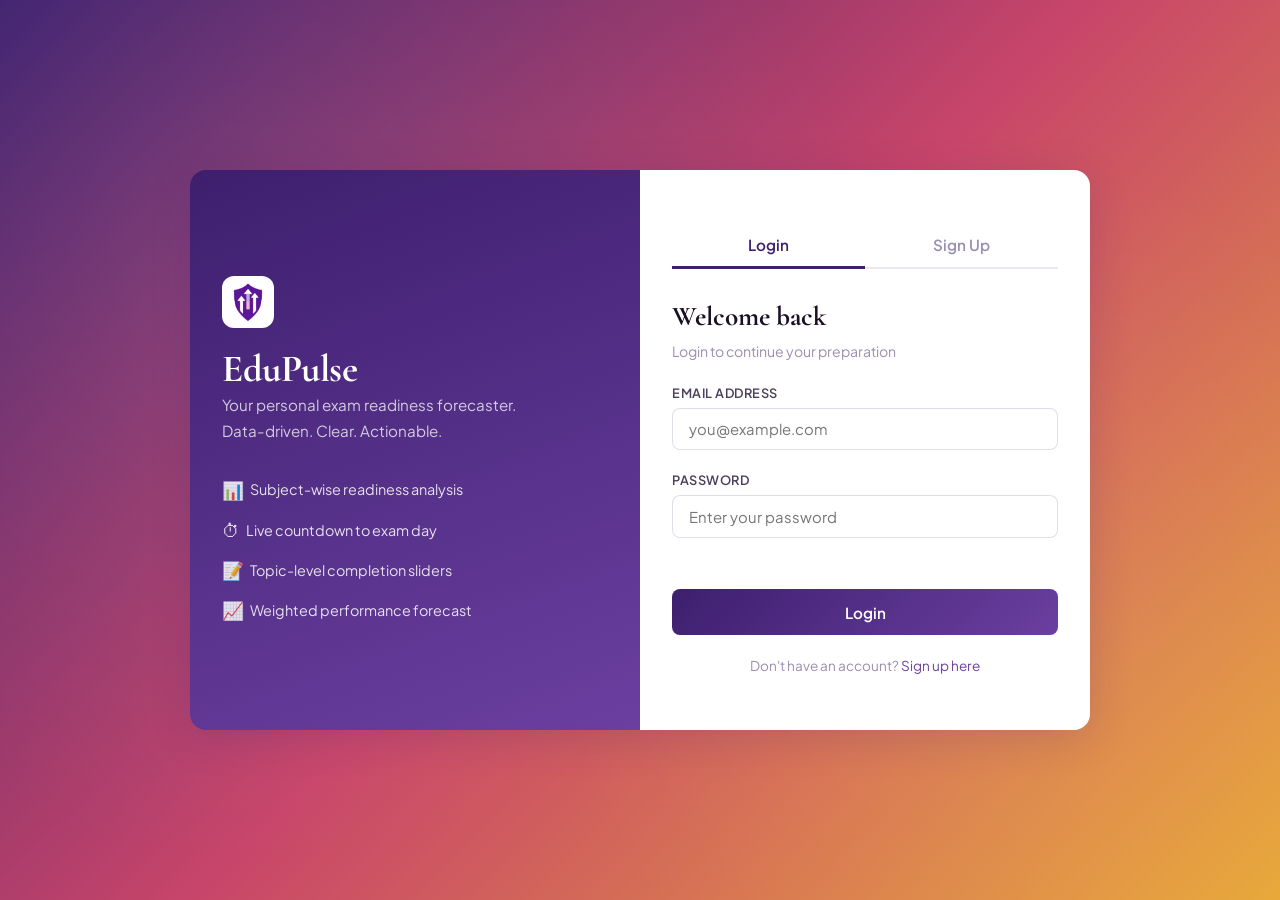
<file: erpf3/index.html>
<!DOCTYPE html>
<!-- CO1: HTML Document Structure -->
<html lang="en">
<head>
  <!-- CO1: Meta tags, charset, viewport -->
  <!-- CO5: Meta tags for SEO-friendly page -->
  <meta charset="UTF-8" />
  <meta name="viewport" content="width=device-width, initial-scale=1.0" />
  <meta name="description" content="EduPulse — Track your exam readiness with smart subject analysis" />
  <meta name="keywords" content="exam readiness, study tracker, student tool" />
  <meta name="author" content="Rasagnya Machanavajhala" />

  <title>EduPulse – Exam Readiness Forecaster</title>

  <!-- CO1: Linking external stylesheet -->
  <link rel="stylesheet" href="style.css" />

  <!-- CO1: Google Fonts — Typography essentials -->
  <link href="https://fonts.googleapis.com/css2?family=Cormorant+Garamond:wght@400;600;700&family=Plus+Jakarta+Sans:wght@400;500;600&display=swap" rel="stylesheet" />
</head>

<!-- CO2: Semantic body tag -->
<body class="auth-body">

  <!-- CO2: Semantic section for background decoration -->
  <div class="auth-mesh" aria-hidden="true"></div>

  <!-- CO2: Main wrapper using Flexbox (CO2: Flexbox layout) -->
  <main class="auth-wrapper">

    <!-- CO2: Semantic left panel -->
    <section class="auth-left" aria-label="Brand information">

      <!-- CO1: HTML headings and paragraphs -->
      <div class="brand">
        <img src="logo.png" alt="EduPulse Logo" class="brand-logo" />
        <h1 class="brand-name">EduPulse</h1>
        <p class="brand-tagline">
          Your personal exam readiness forecaster.<br />
          Data-driven. Clear. Actionable.
        </p>
      </div>

      <!-- CO2: Unordered list — semantic HTML -->
      <ul class="feature-list" aria-label="Features">
        <li><span class="feat-icon" aria-hidden="true">📊</span> Subject-wise readiness analysis</li>
        <li><span class="feat-icon" aria-hidden="true">⏱</span> Live countdown to exam day</li>
        <li><span class="feat-icon" aria-hidden="true">📝</span> Topic-level completion sliders</li>
        <li><span class="feat-icon" aria-hidden="true">📈</span> Weighted performance forecast</li>
      </ul>

    </section>

    <!-- CO2: Semantic right panel — form section -->
    <section class="auth-right" aria-label="Login and signup forms">

      <!-- CO2: Tab navigation — Flexbox buttons -->
      <div class="tab-bar" role="tablist">
        <button class="tab-btn active" id="loginTab"
          role="tab" aria-selected="true" aria-controls="loginForm"
          onclick="showTab('login')">
          Login
        </button>
        <button class="tab-btn" id="signupTab"
          role="tab" aria-selected="false" aria-controls="signupForm"
          onclick="showTab('signup')">
          Sign Up
        </button>
      </div>

      <!-- ── LOGIN FORM ── -->
      <!-- CO2: HTML Form with input types and validation attributes -->
      <form id="loginForm" class="auth-form" novalidate
        aria-labelledby="loginTab" onsubmit="handleLogin(event)">

        <h2 class="form-title">Welcome back</h2>
        <p class="form-subtitle">Login to continue your preparation</p>

        <!-- CO2: Form elements with labels and input types -->
        <div class="field-group">
          <label for="loginEmail">Email Address</label>
          <!-- CO2: Advanced input attributes — type, required, placeholder -->
          <input type="email" id="loginEmail" name="email"
            placeholder="you@example.com"
            required autocomplete="email" />
        </div>

        <div class="field-group">
          <label for="loginPassword">Password</label>
          <input type="password" id="loginPassword" name="password"
            placeholder="Enter your password"
            required autocomplete="current-password" />
        </div>

        <!-- CO5: Form validation feedback area — filled by JS -->
        <p class="form-error" id="loginError" role="alert" aria-live="polite"></p>

        <button type="submit" class="btn-primary">Login</button>

        <!-- CO1: Anchor / link -->
        <p class="form-switch">
          Don't have an account?
          <a href="#" onclick="showTab('signup'); return false;">Sign up here</a>
        </p>
      </form>

      <!-- ── SIGNUP FORM ── -->
      <form id="signupForm" class="auth-form hidden" novalidate
        aria-labelledby="signupTab" onsubmit="handleSignup(event)">

        <h2 class="form-title">Create account</h2>
        <p class="form-subtitle">Start tracking your exam readiness</p>

        <div class="field-group">
          <label for="signupName">Full Name</label>
          <!-- CO2: input type="text" with required and minlength -->
          <input type="text" id="signupName" name="name"
            placeholder="Your full name"
            required minlength="2" autocomplete="name" />
        </div>

        <div class="field-group">
          <label for="signupEmail">Email Address</label>
          <input type="email" id="signupEmail" name="email"
            placeholder="you@example.com"
            required autocomplete="email" />
        </div>

        <div class="field-group">
          <label for="signupPassword">Password</label>
          <!-- CO2: minlength attribute for validation -->
          <input type="password" id="signupPassword" name="password"
            placeholder="Minimum 8 characters"
            required minlength="8" autocomplete="new-password" />
        </div>

        <p class="form-error" id="signupError" role="alert" aria-live="polite"></p>

        <button type="submit" class="btn-primary">Create Account</button>

        <p class="form-switch">
          Already have an account?
          <a href="#" onclick="showTab('login'); return false;">Login here</a>
        </p>
      </form>

    </section>
  </main>

  <!-- CO1: Linking external JS file -->
  <script src="auth.js"></script>
</body>
</html>
</file>
<file: erpf3/style.css>
/* ============================================================
   EduPulse — style.css
   CO COVERAGE MAP:
   CO1 — CSS syntax, core selectors, typography, color, spacing
   CO2 — Flexbox, CSS Grid, transitions, animations,
          CSS custom properties, media queries, pseudo-selectors
   ============================================================ */


/* ── CO1 & CO2: CSS Custom Properties (variables) ────────── */
/* Defines the entire color theme in one place                */
:root {
  /* Color palette */
  --grape:        #3d1f6e;
  --grape-mid:    #6b3fa0;
  --rose:         #c8456a;
  --gold:         #e8a838;
  --teal:         #2a9d8f;
  --cream:        #faf7f2;
  --ink:          #1a1025;
  --ink-soft:     #4a3f5c;
  --ink-faint:    #9a8fb0;
  --white:        #ffffff;

  /* Readiness level colors */
  --high:         #2a9d8f;
  --medium:       #e8a838;
  --low:          #c8456a;

  /* Spacing scale */
  --space-xs:     0.4rem;
  --space-sm:     0.75rem;
  --space-md:     1.25rem;
  --space-lg:     2rem;
  --space-xl:     3rem;

  /* Border radius */
  --radius:       1rem;
  --radius-sm:    0.5rem;

  /* Shadows */
  --shadow:       0 4px 24px rgba(61,31,110,0.10);
  --shadow-lg:    0 8px 40px rgba(61,31,110,0.18);
}


/* ── CO1: Universal reset — foundational spacing ─────────── */
*, *::before, *::after {
  box-sizing: border-box;
  margin: 0;
  padding: 0;
}

/* CO1: Typography essentials — base font */
body {
  font-family: 'Plus Jakarta Sans', sans-serif;
  font-size: 16px;
  color: var(--ink);
  line-height: 1.6;
  background-color: var(--cream);
}

/* CO1: Heading styles */
h1, h2, h3 {
  font-family: 'Cormorant Garamond', serif;
  font-weight: 700;
  line-height: 1.2;
  color: var(--ink);
}

h1 { font-size: 2.4rem; }
h2 { font-size: 1.8rem; margin-bottom: var(--space-sm); }
h3 { font-size: 1.2rem; }

/* CO1: Paragraph and link base styles */
p  { color: var(--ink-soft); }
a  { color: var(--grape-mid); text-decoration: none; }
a:hover { text-decoration: underline; }

/* CO2: Utility class — hides elements (used by JS) */
.hidden { display: none !important; }


/* ══════════════════════════════════════════════════════════
   AUTH PAGE — index.html
   ══════════════════════════════════════════════════════════ */

/* CO2: Full-viewport flex layout for the auth page */
.auth-body {
  min-height: 100vh;
  display: flex;           /* CO2: Flexbox */
  align-items: center;
  justify-content: center;
  background: linear-gradient(135deg, var(--grape) 0%, var(--rose) 50%, var(--gold) 100%);
  position: relative;
  overflow: hidden;
}

/* CO2: Decorative mesh background using CSS pseudo-element */
.auth-mesh {
  position: absolute;
  inset: 0;
  background:
    radial-gradient(circle at 20% 30%, rgba(255,255,255,0.08) 0%, transparent 50%),
    radial-gradient(circle at 80% 70%, rgba(255,255,255,0.05) 0%, transparent 40%);
  pointer-events: none;
}

/* CO2: CSS Grid — two-column layout for auth wrapper */
.auth-wrapper {
  display: grid;                          /* CO2: CSS Grid */
  grid-template-columns: 1fr 1fr;        /* CO2: equal columns */
  max-width: 900px;
  width: 95%;
  min-height: 560px;
  border-radius: var(--radius);
  overflow: hidden;
  box-shadow: var(--shadow-lg);
  position: relative;
  z-index: 1;
}

/* CO2: Left panel — styled with gradient background */
.auth-left {
  background: linear-gradient(160deg, var(--grape) 0%, #6b3fa0 100%);
  padding: var(--space-xl) var(--space-lg);
  display: flex;                          /* CO2: Flexbox */
  flex-direction: column;
  justify-content: center;
  gap: var(--space-lg);
}

/* CO1: Brand name typography */
.brand-logo {
  width: 52px;
  height: 52px;
  border-radius: 12px;
  margin-bottom: var(--space-sm);
}

.brand-name {
  font-family: 'Cormorant Garamond', serif;
  font-size: 2.4rem;
  color: var(--white);
  letter-spacing: -0.5px;
}

.brand-tagline {
  color: rgba(255,255,255,0.75);
  font-size: 0.95rem;
  line-height: 1.7;
}

/* CO2: Feature list — removes default bullet style */
.feature-list {
  list-style: none;
  display: flex;                          /* CO2: Flexbox column */
  flex-direction: column;
  gap: var(--space-sm);
}

.feature-list li {
  color: rgba(255,255,255,0.85);
  font-size: 0.9rem;
  display: flex;
  align-items: center;
  gap: var(--space-xs);
}

.feat-icon { font-size: 1.1rem; }

/* CO2: Right panel — white card for forms */
.auth-right {
  background: var(--white);
  padding: var(--space-xl) var(--space-lg);
  display: flex;                          /* CO2: Flexbox column */
  flex-direction: column;
  justify-content: center;
}

/* CO2: Tab bar — Flexbox row */
.tab-bar {
  display: flex;                          /* CO2: Flexbox */
  border-bottom: 2px solid rgba(61,31,110,0.1);
  margin-bottom: var(--space-lg);
}

.tab-btn {
  flex: 1;
  background: none;
  border: none;
  padding: var(--space-sm) var(--space-md);
  font-family: 'Plus Jakarta Sans', sans-serif;
  font-size: 0.95rem;
  font-weight: 600;
  color: var(--ink-faint);
  cursor: pointer;
  border-bottom: 3px solid transparent;
  margin-bottom: -2px;
  /* CO2: CSS transition for smooth state change */
  transition: color 0.2s, border-color 0.2s;
}

.tab-btn.active {
  color: var(--grape);
  border-bottom-color: var(--grape);
}

/* CO2: Hover state with transition */
.tab-btn:hover { color: var(--grape-mid); }

/* ── Form styles ── */
.form-title {
  font-family: 'Cormorant Garamond', serif;
  font-size: 1.7rem;
  color: var(--ink);
  margin-bottom: var(--space-xs);
}

.form-subtitle {
  font-size: 0.88rem;
  color: var(--ink-faint);
  margin-bottom: var(--space-md);
}

/* CO2: Field group — stacks label above input */
.field-group {
  display: flex;                          /* CO2: Flexbox column */
  flex-direction: column;
  gap: 0.3rem;
  margin-bottom: var(--space-md);
}

.field-group label {
  font-size: 0.8rem;
  font-weight: 600;
  color: var(--ink-soft);
  text-transform: uppercase;
  letter-spacing: 0.5px;
}

.field-hint {
  font-size: 0.75rem;
  color: var(--ink-faint);
  margin-top: 0.2rem;
}

/* CO2: Input, select, textarea base styles */
.field-group input,
.field-group select,
.field-group textarea {
  padding: 0.7rem 1rem;
  border: 1.5px solid rgba(61,31,110,0.15);
  border-radius: var(--radius-sm);
  font-family: 'Plus Jakarta Sans', sans-serif;
  font-size: 0.93rem;
  color: var(--ink);
  background: rgba(255,255,255,0.85);
  outline: none;
  /* CO2: Transition on border and shadow */
  transition: border-color 0.2s, box-shadow 0.2s;
}

/* CO2: Focus pseudo-class — Styling for interactivity */
.field-group input:focus,
.field-group select:focus,
.field-group textarea:focus {
  border-color: var(--grape-mid);
  box-shadow: 0 0 0 3px rgba(107,63,160,0.12);
  background: var(--white);
}

/* CO5: Error message styling (visible only when JS sets text) */
.form-error {
  color: var(--rose);
  font-size: 0.83rem;
  min-height: 1.2rem;
  margin-bottom: var(--space-sm);
  font-weight: 500;
}

/* ── Buttons ── */
/* CO2: Styling for interactivity — hover transitions */
.btn-primary {
  width: 100%;
  padding: 0.85rem;
  background: linear-gradient(135deg, var(--grape) 0%, var(--grape-mid) 100%);
  color: var(--white);
  border: none;
  border-radius: var(--radius-sm);
  font-family: 'Plus Jakarta Sans', sans-serif;
  font-size: 0.95rem;
  font-weight: 600;
  cursor: pointer;
  transition: opacity 0.2s, transform 0.15s;  /* CO2: CSS transition */
}

.btn-primary:hover {
  opacity: 0.92;
  transform: translateY(-1px);               /* CO2: CSS transform */
}

.btn-secondary {
  padding: 0.75rem 1.5rem;
  background: rgba(61,31,110,0.07);
  color: var(--grape);
  border: 1.5px solid rgba(61,31,110,0.2);
  border-radius: var(--radius-sm);
  font-family: 'Plus Jakarta Sans', sans-serif;
  font-size: 0.9rem;
  font-weight: 600;
  cursor: pointer;
  transition: background 0.2s;               /* CO2: CSS transition */
}

.btn-secondary:hover { background: rgba(61,31,110,0.12); }

.form-switch {
  text-align: center;
  font-size: 0.85rem;
  color: var(--ink-faint);
  margin-top: var(--space-md);
}


/* ══════════════════════════════════════════════════════════
   DASHBOARD PAGE — dashboard.html
   ══════════════════════════════════════════════════════════ */

.dash-body {
  min-height: 100vh;
  background: var(--cream);
}

/* CO2: Header — Flexbox row, space-between */
.dash-header {
  display: flex;                           /* CO2: Flexbox */
  align-items: center;
  justify-content: space-between;
  padding: var(--space-sm) var(--space-lg);
  background: var(--white);
  border-bottom: 1px solid rgba(61,31,110,0.08);
  box-shadow: 0 2px 12px rgba(61,31,110,0.06);
  position: sticky;
  top: 0;
  z-index: 100;
}

.header-brand {
  display: flex;
  align-items: center;
  gap: var(--space-sm);
}

.header-logo {
  width: 36px;
  height: 36px;
  border-radius: 8px;
}

.header-title {
  font-family: 'Cormorant Garamond', serif;
  font-size: 1.4rem;
  font-weight: 700;
  color: var(--grape);
}

.header-nav {
  display: flex;                           /* CO2: Flexbox */
  align-items: center;
  gap: var(--space-md);
}

.nav-user {
  font-size: 0.88rem;
  color: var(--ink-soft);
  font-weight: 500;
}

.btn-logout {
  padding: 0.4rem 1rem;
  background: none;
  border: 1.5px solid rgba(61,31,110,0.2);
  border-radius: var(--radius-sm);
  color: var(--grape);
  font-size: 0.85rem;
  font-weight: 600;
  cursor: pointer;
  transition: background 0.2s;             /* CO2: CSS transition */
  font-family: 'Plus Jakarta Sans', sans-serif;
}

.btn-logout:hover { background: rgba(61,31,110,0.07); }

/* CO2: Steps progress bar — Flexbox row */
.steps-bar {
  display: flex;                           /* CO2: Flexbox */
  align-items: center;
  justify-content: center;
  padding: var(--space-md) var(--space-lg);
  gap: 0;
  background: var(--white);
  border-bottom: 1px solid rgba(61,31,110,0.06);
}

.step {
  display: flex;
  flex-direction: column;
  align-items: center;
  gap: 0.25rem;
}

.step-num {
  width: 36px;
  height: 36px;
  border-radius: 50%;
  background: rgba(61,31,110,0.1);
  color: var(--ink-faint);
  display: flex;
  align-items: center;
  justify-content: center;
  font-weight: 700;
  font-size: 0.9rem;
  /* CO2: CSS transition for step activation */
  transition: background 0.3s, color 0.3s;
}

.step.active .step-num {
  background: var(--grape);
  color: var(--white);
}

.step.done .step-num {
  background: var(--teal);
  color: var(--white);
}

.step-label {
  font-size: 0.72rem;
  color: var(--ink-faint);
  font-weight: 600;
  text-transform: uppercase;
  letter-spacing: 0.5px;
}

.step.active .step-label { color: var(--grape); }

/* CO2: Step connector line */
.step-line {
  flex: 1;
  max-width: 80px;
  height: 2px;
  background: rgba(61,31,110,0.1);
  margin: 0 var(--space-sm);
  margin-bottom: 1.2rem;
  transition: background 0.3s;
}

/* Main content area */
.dash-main {
  max-width: 760px;
  margin: 0 auto;
  padding: var(--space-lg) var(--space-md);
  display: flex;
  flex-direction: column;
  gap: var(--space-lg);
}

/* CO2: Card — block layout with shadow */
.dash-card {
  background: var(--white);
  border-radius: var(--radius);
  padding: var(--space-lg);
  box-shadow: var(--shadow);
  /* CO2: CSS animation on appearance */
  animation: slideUp 0.35s ease;
}

/* CO2: CSS keyframe animation */
@keyframes slideUp {
  from { opacity: 0; transform: translateY(18px); }
  to   { opacity: 1; transform: translateY(0); }
}

.section-desc {
  font-size: 0.9rem;
  color: var(--ink-faint);
  margin-bottom: var(--space-md);
}

/* ── Subject name input cards (generated by JS) ── */
.subject-name-card {
  background: rgba(61,31,110,0.03);
  border: 1px solid rgba(61,31,110,0.08);
  border-radius: var(--radius-sm);
  padding: var(--space-md);
  margin-bottom: var(--space-md);
}

.subject-name-card h3 {
  font-size: 1rem;
  color: var(--grape);
  margin-bottom: var(--space-sm);
}

/* ── Subject data cards (attendance + sliders) ── */
.subject-data-card {
  border: 1px solid rgba(61,31,110,0.08);
  border-radius: var(--radius-sm);
  padding: var(--space-md);
  margin-bottom: var(--space-md);
}

.subject-data-card h3 {
  font-size: 1.1rem;
  color: var(--grape);
  margin-bottom: var(--space-md);
}

/* ── Slider styles ── */
.topic-row {
  margin-bottom: var(--space-sm);
}

.topic-row-header {
  display: flex;                           /* CO2: Flexbox */
  justify-content: space-between;
  align-items: center;
  margin-bottom: 0.3rem;
}

.topic-name-label {
  font-size: 0.85rem;
  color: var(--ink-soft);
  font-weight: 500;
}

.topic-pct {
  font-size: 0.85rem;
  font-weight: 700;
  color: var(--grape);
  min-width: 40px;
  text-align: right;
}

/* CO2: Range input styling */
input[type="range"] {
  width: 100%;
  accent-color: var(--grape);             /* CO2: accent-color CSS property */
  cursor: pointer;
  height: 6px;
}

/* ── Button row ── */
.btn-row {
  display: flex;                           /* CO2: Flexbox */
  gap: var(--space-sm);
  justify-content: flex-end;
  margin-top: var(--space-md);
}

/* ── Countdown box ── */
.countdown-box {
  background: linear-gradient(135deg, var(--grape) 0%, var(--grape-mid) 100%);
  border-radius: var(--radius-sm);
  padding: var(--space-md) var(--space-lg);
  text-align: center;
  margin-bottom: var(--space-lg);
  display: flex;
  flex-direction: column;
  align-items: center;
  gap: var(--space-xs);
}

.countdown-label {
  font-size: 0.82rem;
  color: rgba(255,255,255,0.75);
  text-transform: uppercase;
  letter-spacing: 1px;
}

.countdown-number {
  font-family: 'Cormorant Garamond', serif;
  font-size: 3.5rem;
  font-weight: 700;
  color: var(--white);
  line-height: 1;
}

/* ── Overall score card ── */
.overall-card {
  text-align: center;
  padding: var(--space-md);
  margin-bottom: var(--space-lg);
  border: 1px solid rgba(61,31,110,0.08);
  border-radius: var(--radius-sm);
}

/* CO2: CSS Grid for score ring layout */
.score-ring {
  width: 120px;
  height: 120px;
  border-radius: 50%;
  border: 6px solid var(--grape);
  display: flex;
  flex-direction: column;
  align-items: center;
  justify-content: center;
  margin: 0 auto var(--space-sm);
  box-shadow: 0 0 0 4px rgba(61,31,110,0.08);
}

.score-ring.high   { border-color: var(--high); }
.score-ring.medium { border-color: var(--medium); }
.score-ring.low    { border-color: var(--low); }

.score-big {
  font-family: 'Cormorant Garamond', serif;
  font-size: 2.2rem;
  font-weight: 700;
  color: var(--ink);
  line-height: 1;
}

.score-sub {
  font-size: 0.75rem;
  color: var(--ink-faint);
}

/* ── Readiness badges ── */
.badge {
  display: inline-block;
  padding: 0.25rem 0.8rem;
  border-radius: 999px;
  font-size: 0.78rem;
  font-weight: 700;
  text-transform: uppercase;
  letter-spacing: 0.5px;
}

.badge-high   { background: rgba(42,157,143,0.12); color: var(--high); }
.badge-medium { background: rgba(232,168,56,0.12); color: var(--medium); }
.badge-low    { background: rgba(200,69,106,0.12); color: var(--low); }

/* ── Subject result cards ── */
.result-card {
  border: 1px solid rgba(61,31,110,0.08);
  border-radius: var(--radius-sm);
  padding: var(--space-md);
  margin-bottom: var(--space-md);
}

/* CO2: CSS Grid for metrics inside result card */
.metrics-grid {
  display: grid;                           /* CO2: CSS Grid */
  grid-template-columns: repeat(3, 1fr); /* CO2: 3 equal columns */
  gap: var(--space-sm);
  margin: var(--space-sm) 0;
}

.metric-box {
  background: rgba(61,31,110,0.04);
  border-radius: var(--radius-sm);
  padding: var(--space-sm);
  text-align: center;
}

.metric-val {
  font-family: 'Cormorant Garamond', serif;
  font-size: 1.6rem;
  font-weight: 700;
  color: var(--grape);
}

.metric-label {
  font-size: 0.72rem;
  color: var(--ink-faint);
  text-transform: uppercase;
  letter-spacing: 0.5px;
}

/* ── Progress bar ── */
.progress-wrap {
  background: rgba(61,31,110,0.06);
  border-radius: 999px;
  height: 8px;
  overflow: hidden;
  margin: var(--space-sm) 0;
}

.progress-fill {
  height: 100%;
  border-radius: 999px;
  background: var(--grape);
  /* CO2: CSS transition on width change */
  transition: width 0.6s ease;
}

.progress-fill.high   { background: var(--high); }
.progress-fill.medium { background: var(--medium); }
.progress-fill.low    { background: var(--low); }

/* ── Recommendation box ── */
.recommendation {
  font-size: 0.85rem;
  color: var(--ink-soft);
  background: rgba(61,31,110,0.04);
  border-left: 3px solid var(--grape-mid);
  padding: var(--space-sm) var(--space-md);
  border-radius: 0 var(--radius-sm) var(--radius-sm) 0;
  margin-top: var(--space-sm);
}


/* ══════════════════════════════════════════════════════════
   CO2: RESPONSIVE DESIGN — Media Queries
   ══════════════════════════════════════════════════════════ */

/* CO2: Tablet and below — single column auth layout */
@media (max-width: 768px) {
  .auth-wrapper {
    grid-template-columns: 1fr;           /* CO2: single column on mobile */
    min-height: unset;
  }

  .auth-left {
    padding: var(--space-lg) var(--space-md);
  }

  .dash-main {
    padding: var(--space-md) var(--space-sm);
  }

  .metrics-grid {
    grid-template-columns: 1fr;           /* CO2: stack on mobile */
  }

  h1 { font-size: 1.8rem; }
  h2 { font-size: 1.4rem; }

  .countdown-number { font-size: 2.5rem; }
}

/* CO2: Small mobile */
@media (max-width: 480px) {
  .steps-bar { gap: 0; }
  .step-label { display: none; }
  .btn-row { flex-direction: column; }
  .btn-row .btn-secondary,
  .btn-row .btn-primary { width: 100%; }
}
</file>
